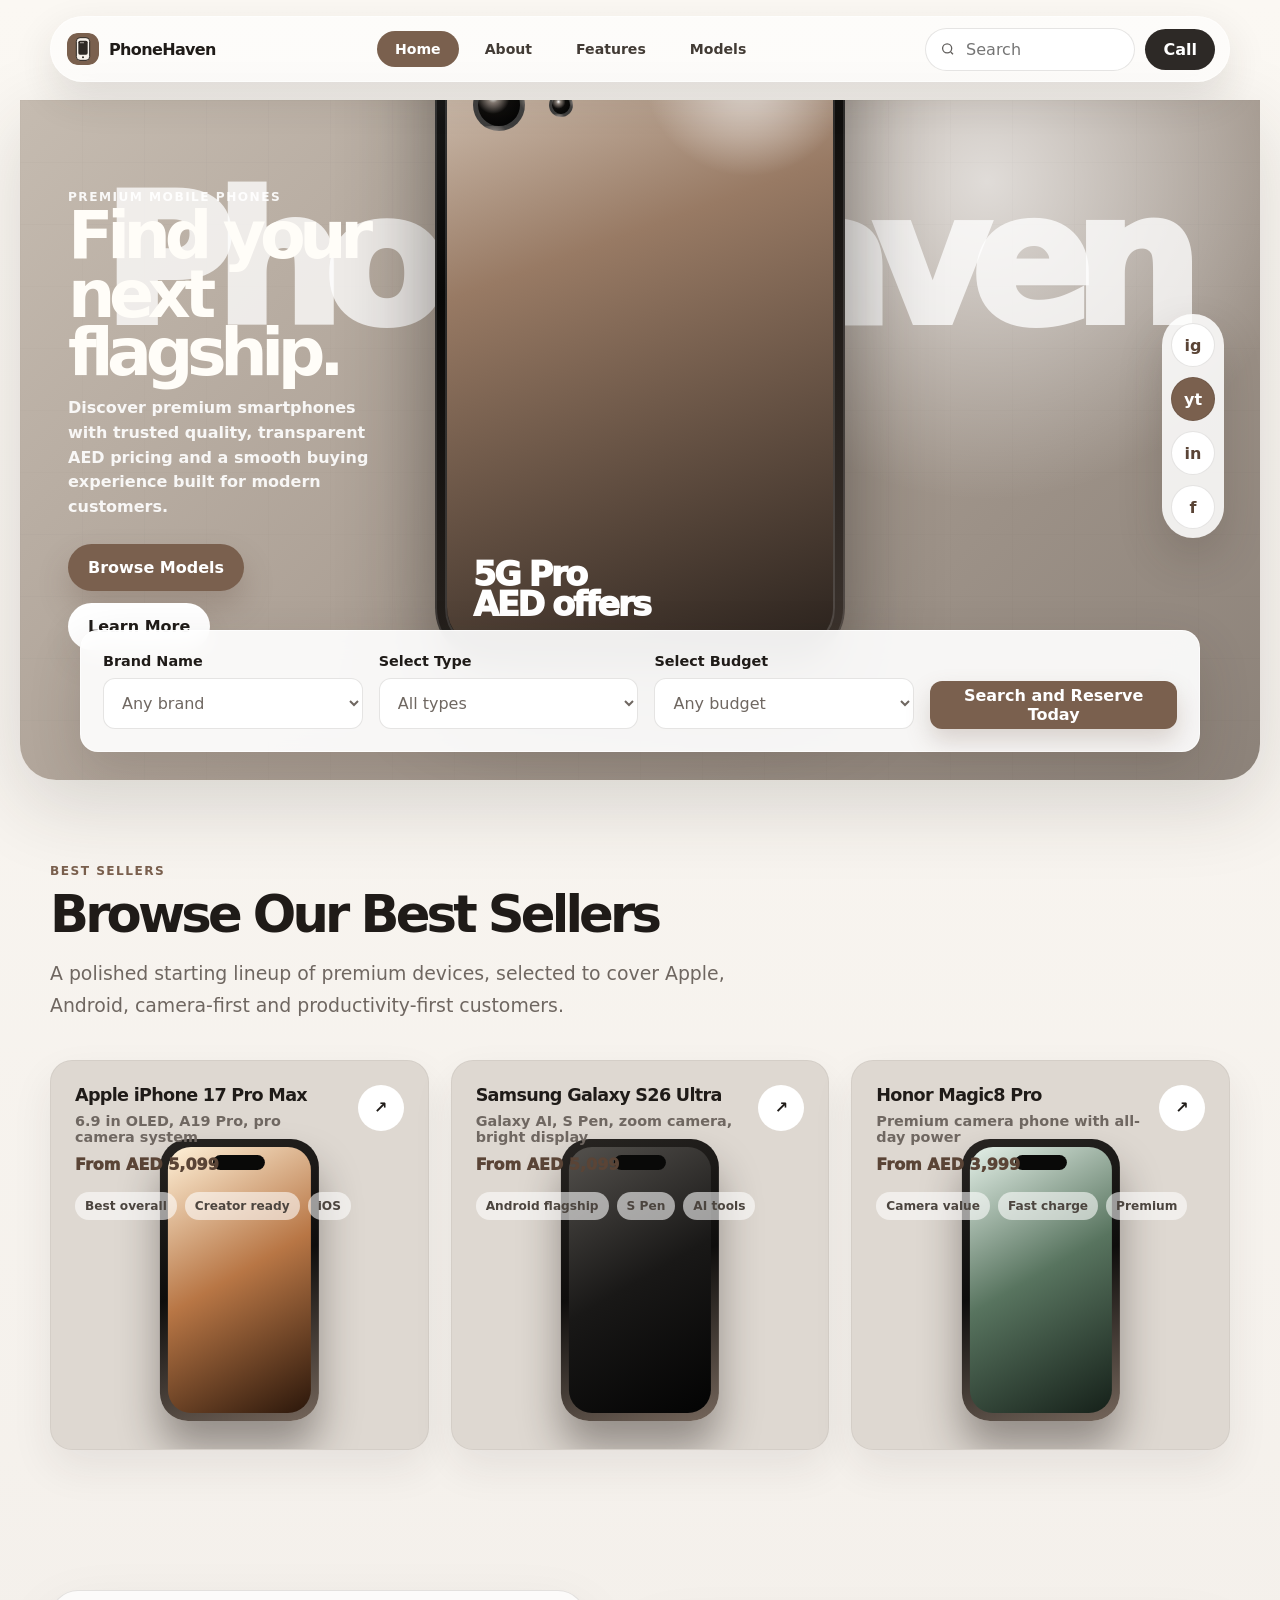
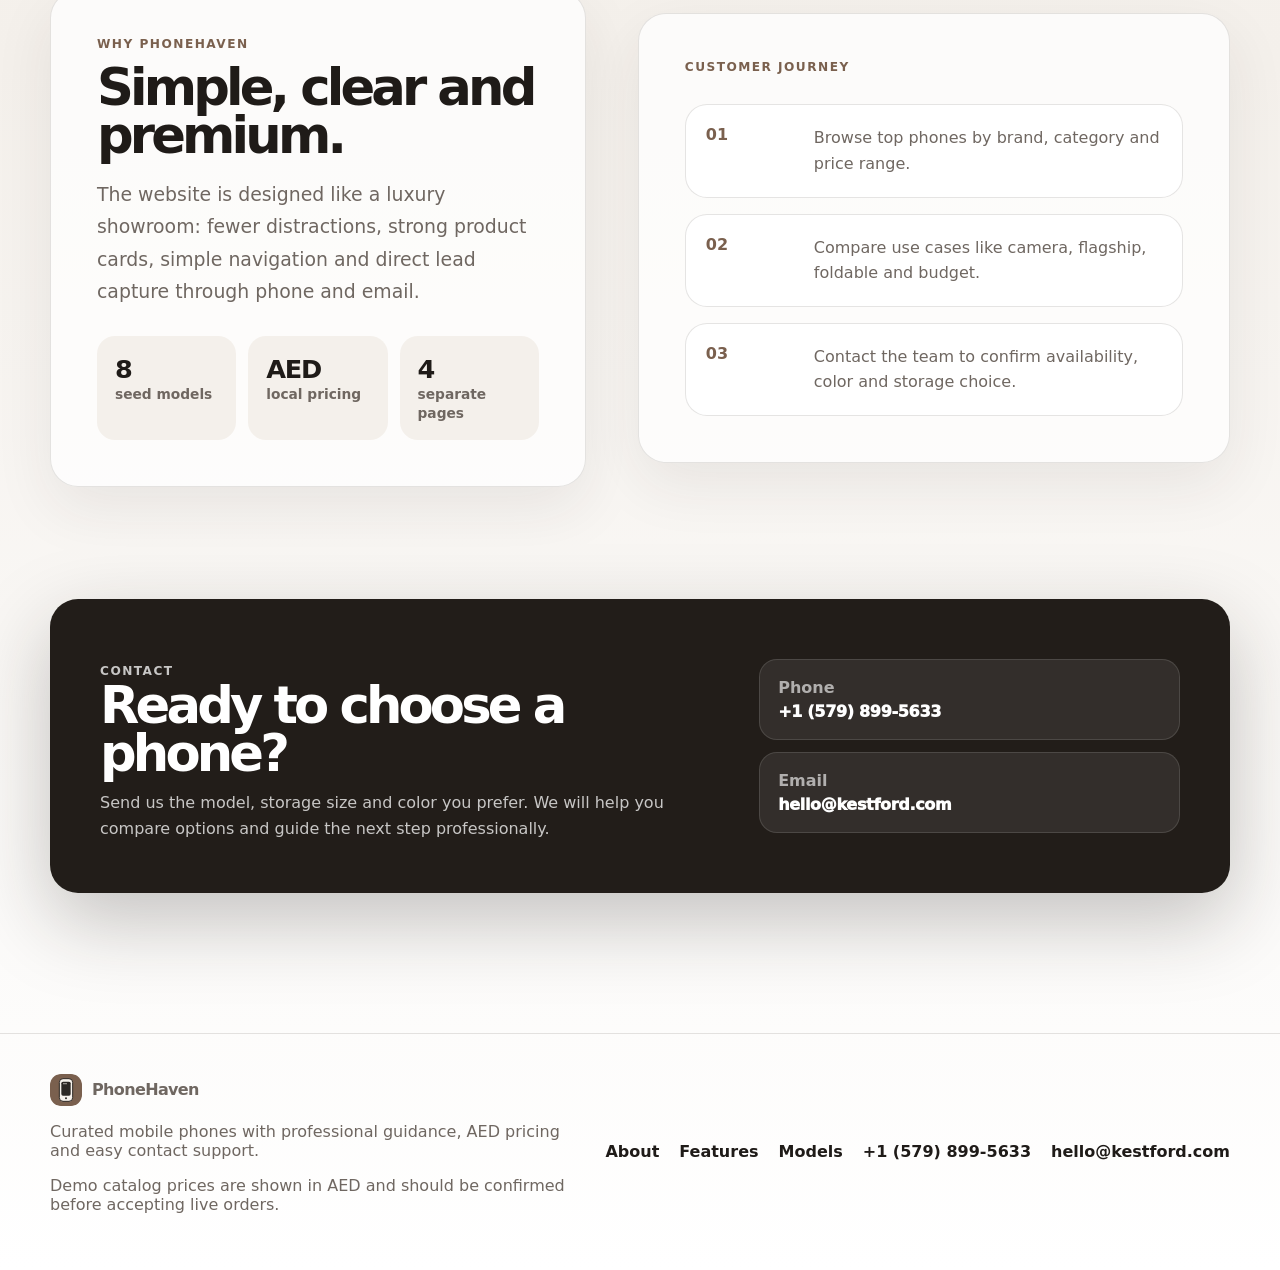
<file: index.html>
<!doctype html>
<html lang="en">
<head>
  <meta charset="utf-8">
  <meta name="viewport" content="width=device-width, initial-scale=1">
  <title>PhoneHaven | Premium Mobile Phones in AED</title>
  <meta name="description" content="A premium mobile phone showroom website with AED pricing and smooth separate pages.">
  <link rel="icon" href="assets/favicon.svg" type="image/svg+xml">
  <link rel="preconnect" href="https://fonts.gstatic.com">
  <link rel="stylesheet" href="css/styles.css">
</head>
<body>
<header class="site-header">
  <div class="nav-wrap">
    <a class="logo" href="index.html" aria-label="PhoneHaven home">
      <img src="assets/logo.svg" alt="PhoneHaven logo">
      <span>PhoneHaven</span>
    </a>
    <button class="nav-toggle" type="button" data-nav-toggle aria-expanded="false" aria-controls="primary-navigation">Menu</button>
    <nav class="nav-links" id="primary-navigation" data-nav-links aria-label="Primary navigation">
      <a class="nav-link active" href="index.html">Home</a>
<a class="nav-link " href="about.html">About</a>
<a class="nav-link " href="features.html">Features</a>
<a class="nav-link " href="models.html">Models</a>
    </nav>
    <div class="header-actions">
      <form class="header-search" data-header-search role="search">
        <svg aria-hidden="true" viewBox="0 0 24 24" fill="none" stroke="currentColor" stroke-width="2"><circle cx="11" cy="11" r="7"/><path d="m20 20-3.5-3.5"/></svg>
        <input type="search" name="q" placeholder="Search" aria-label="Search phones">
      </form>
      <a class="header-cta" href="tel:+15798995633">Call</a>
    </div>
  </div>
</header>
<main>
  <section class="hero-shell" aria-labelledby="home-title">
    <div class="hero-inner">
      <p class="hero-word" aria-hidden="true">PhoneHaven</p>
      <div class="hero-copy">
        <p class="eyebrow">Premium mobile phones</p>
        <h1 id="home-title">Find your next flagship.</h1>
        <p>Discover premium smartphones with trusted quality, transparent AED pricing and a smooth buying experience built for modern customers.</p>
        <div class="hero-actions">
          <a class="btn btn-primary" href="models.html">Browse Models</a>
          <a class="btn btn-soft" href="about.html">Learn More</a>
        </div>
      </div>
      <div class="hero-phone" aria-hidden="true">
        <div class="hero-screen">
          <div class="phone-camera-stack">
            <span class="lens"></span><span class="lens"></span><span class="lens"></span><span class="lens small"></span>
          </div>
        </div>
      </div>
      <div class="social-rail" aria-label="Social links">
  <a href="https://instagram.com" aria-label="Instagram">ig</a>
  <a class="featured" href="https://youtube.com" aria-label="YouTube">yt</a>
  <a href="https://linkedin.com" aria-label="LinkedIn">in</a>
  <a href="https://facebook.com" aria-label="Facebook">f</a>
</div>
      <div class="finder-panel">
        <form class="finder-form" data-finder>
          <div class="form-field">
            <label for="brand">Brand Name</label>
            <select id="brand" name="brand">
              <option value="all">Any brand</option>
              <option value="apple">Apple</option>
              <option value="samsung">Samsung</option>
              <option value="honor">Honor</option>
              <option value="motorola">Motorola</option>
              <option value="nothing">Nothing</option>
            </select>
          </div>
          <div class="form-field">
            <label for="type">Select Type</label>
            <select id="type" name="category">
              <option value="all">All types</option>
              <option value="flagship">Flagship</option>
              <option value="camera">Camera</option>
              <option value="foldable">Foldable</option>
              <option value="everyday">Everyday</option>
              <option value="budget">Budget</option>
            </select>
          </div>
          <div class="form-field">
            <label for="budget">Select Budget</label>
            <select id="budget" name="budget">
              <option value="all">Any budget</option>
              <option value="under-2000">Under AED 2,000</option>
              <option value="2000-4000">AED 2,000 - 4,000</option>
              <option value="4000-plus">AED 4,000+</option>
            </select>
          </div>
          <button class="form-submit" type="submit">Search and Reserve Today</button>
        </form>
      </div>
    </div>
  </section>

  <section class="section">
    <div class="container">
      <p class="eyebrow reveal">Best sellers</p>
      <h2 class="section-title reveal">Browse Our Best Sellers</h2>
      <p class="section-copy reveal">A polished starting lineup of premium devices, selected to cover Apple, Android, camera-first and productivity-first customers.</p>
      <div class="bestseller-grid reveal"><article class="product-card orange" data-model-card data-brand="apple" data-category="flagship" data-price="5099" data-search="apple iphone 17 pro max flagship ios creator camera video 5099">
  <div class="product-top">
    <div>
      <h3 class="product-title">Apple iPhone 17 Pro Max</h3>
      <p class="product-meta">6.9 in OLED, A19 Pro, pro camera system</p>
      <p class="product-price">From AED 5,099</p>
    </div>
    <a class="arrow-pill" href="models.html" aria-label="View model">&#8599;</a>
  </div>
  <div class="product-tags"><span class="tag">Best overall</span><span class="tag">Creator ready</span><span class="tag">iOS</span></div>
  <div class="card-phone" aria-hidden="true"><div class="mini-screen"></div></div>
</article>
<article class="product-card black" data-model-card data-brand="samsung" data-category="flagship" data-price="5099" data-search="samsung galaxy s26 ultra flagship android ai s pen zoom camera 5099">
  <div class="product-top">
    <div>
      <h3 class="product-title">Samsung Galaxy S26 Ultra</h3>
      <p class="product-meta">Galaxy AI, S Pen, zoom camera, bright display</p>
      <p class="product-price">From AED 5,099</p>
    </div>
    <a class="arrow-pill" href="models.html" aria-label="View model">&#8599;</a>
  </div>
  <div class="product-tags"><span class="tag">Android flagship</span><span class="tag">S Pen</span><span class="tag">AI tools</span></div>
  <div class="card-phone" aria-hidden="true"><div class="mini-screen"></div></div>
</article>
<article class="product-card green" data-model-card data-brand="honor" data-category="camera" data-price="3999" data-search="honor magic8 pro camera flagship value fast charge 3999">
  <div class="product-top">
    <div>
      <h3 class="product-title">Honor Magic8 Pro</h3>
      <p class="product-meta">Premium camera phone with all-day power</p>
      <p class="product-price">From AED 3,999</p>
    </div>
    <a class="arrow-pill" href="models.html" aria-label="View model">&#8599;</a>
  </div>
  <div class="product-tags"><span class="tag">Camera value</span><span class="tag">Fast charge</span><span class="tag">Premium</span></div>
  <div class="card-phone" aria-hidden="true"><div class="mini-screen"></div></div>
</article></div>
    </div>
  </section>

  <section class="section compact">
    <div class="container split">
      <div class="panel reveal">
        <p class="eyebrow">Why PhoneHaven</p>
        <h2 class="section-title">Simple, clear and premium.</h2>
        <p class="section-copy">The website is designed like a luxury showroom: fewer distractions, strong product cards, simple navigation and direct lead capture through phone and email.</p>
        <div class="stat-row">
          <div class="stat"><strong>8</strong><span>seed models</span></div>
          <div class="stat"><strong>AED</strong><span>local pricing</span></div>
          <div class="stat"><strong>4</strong><span>separate pages</span></div>
        </div>
      </div>
      <div class="panel reveal">
        <p class="eyebrow">Customer journey</p>
        <div class="timeline">
          <div class="timeline-item"><strong>01</strong><p>Browse top phones by brand, category and price range.</p></div>
          <div class="timeline-item"><strong>02</strong><p>Compare use cases like camera, flagship, foldable and budget.</p></div>
          <div class="timeline-item"><strong>03</strong><p>Contact the team to confirm availability, color and storage choice.</p></div>
        </div>
      </div>
    </div>
  </section>
  <section class="section compact">
  <div class="container">
    <div class="contact-strip reveal">
      <div>
        <p class="eyebrow">Contact</p>
        <h2 class="section-title">Ready to choose a phone?</h2>
        <p>Send us the model, storage size and color you prefer. We will help you compare options and guide the next step professionally.</p>
      </div>
      <div class="contact-methods">
        <div class="contact-method"><span>Phone</span><a href="tel:+15798995633">+1 (579) 899-5633</a></div>
        <div class="contact-method"><span>Email</span><a href="mailto:hello@kestford.com">hello@kestford.com</a></div>
      </div>
    </div>
  </div>
</section>
</main>
<footer class="site-footer">
  <div class="container footer-grid">
    <div>
      <a class="logo" href="index.html"><img src="assets/logo.svg" alt=""><span>PhoneHaven</span></a>
      <p>Curated mobile phones with professional guidance, AED pricing and easy contact support.</p>
      <p class="small-note">Demo catalog prices are shown in AED and should be confirmed before accepting live orders.</p>
    </div>
    <div class="footer-links">
      <a href="about.html">About</a>
      <a href="features.html">Features</a>
      <a href="models.html">Models</a>
      <a href="tel:+15798995633">+1 (579) 899-5633</a>
      <a href="mailto:hello@kestford.com">hello@kestford.com</a>
    </div>
  </div>
</footer>
<script src="js/app.js"></script>
</body>
</html>
</file>
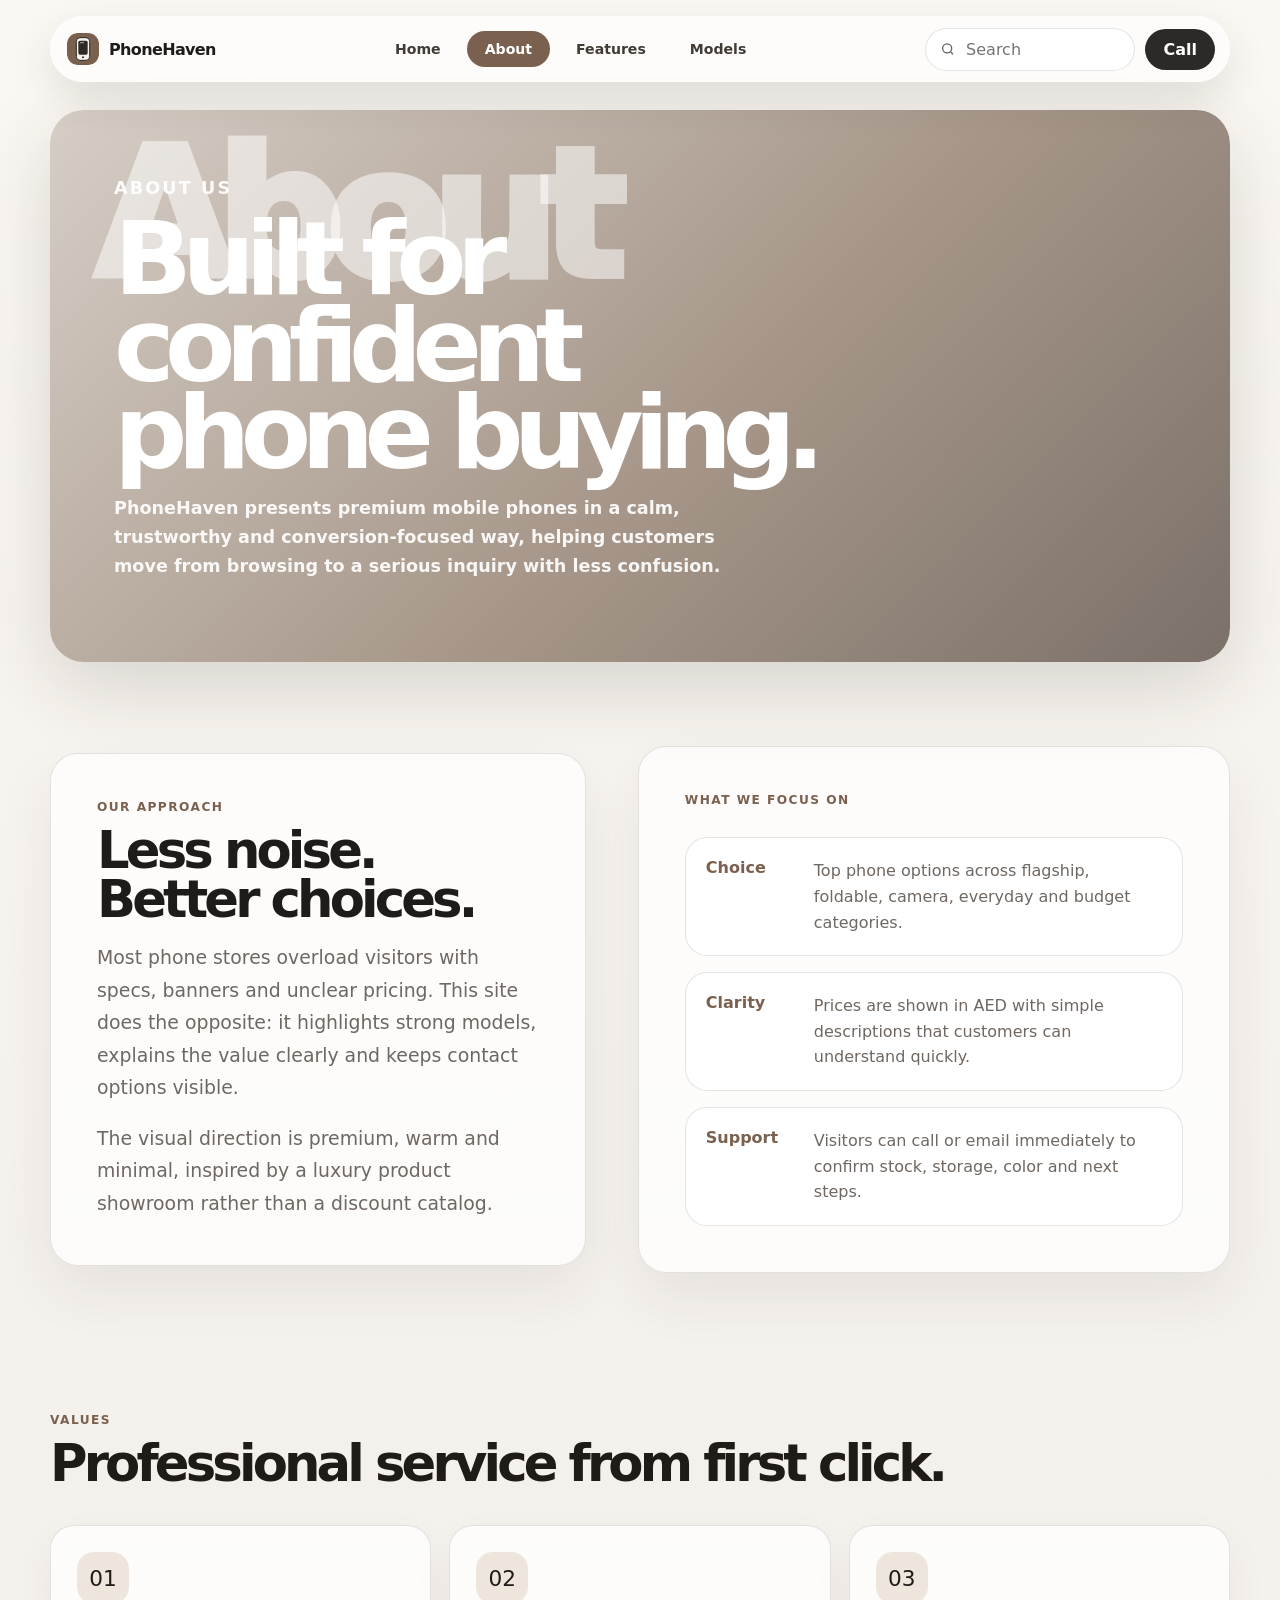
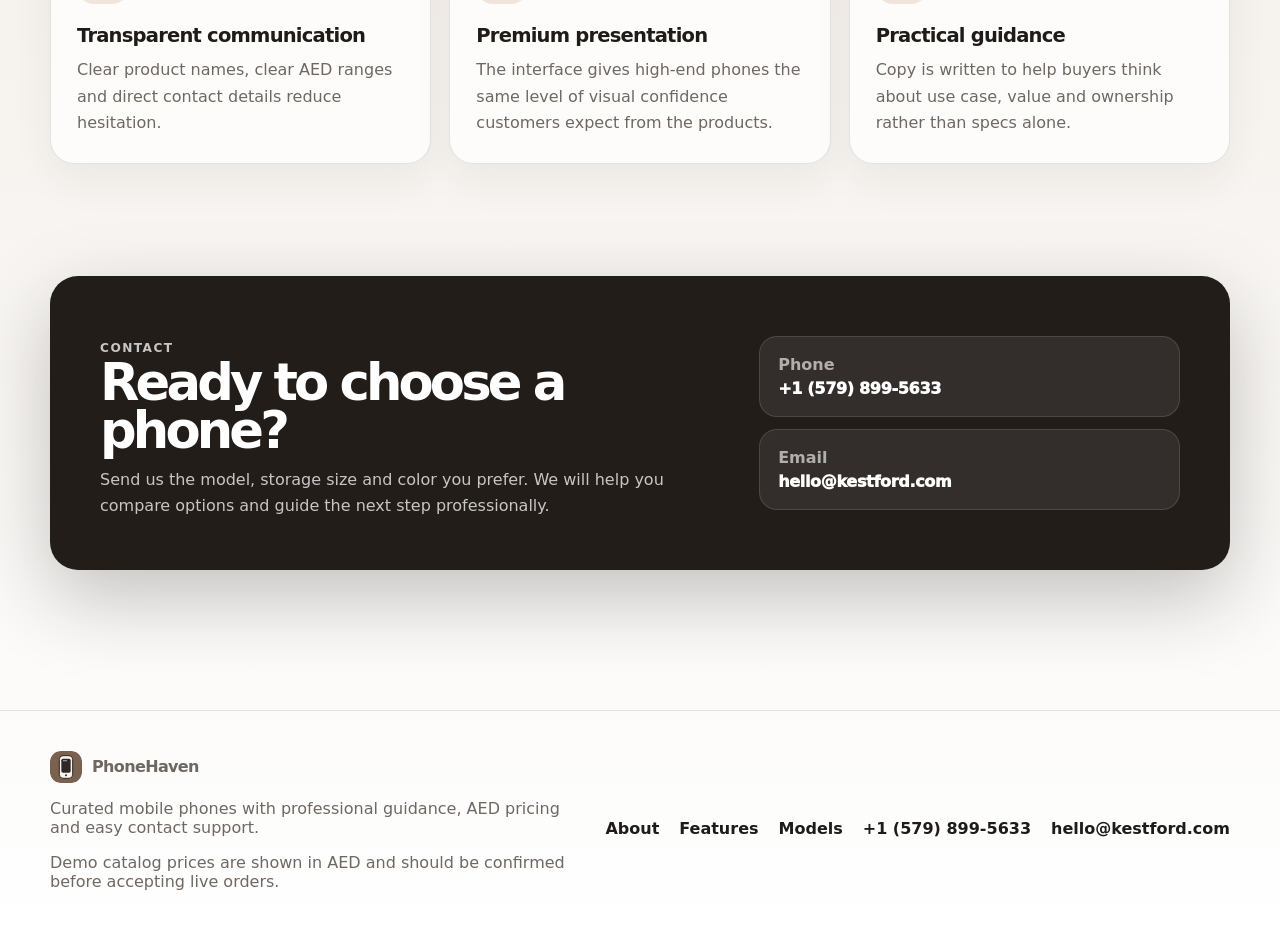
<file: about.html>
<!doctype html>
<html lang="en">
<head>
  <meta charset="utf-8">
  <meta name="viewport" content="width=device-width, initial-scale=1">
  <title>About PhoneHaven | Premium Smartphone Guidance</title>
  <meta name="description" content="Learn about PhoneHaven and its professional mobile phone buying experience.">
  <link rel="icon" href="assets/favicon.svg" type="image/svg+xml">
  <link rel="preconnect" href="https://fonts.gstatic.com">
  <link rel="stylesheet" href="css/styles.css">
</head>
<body>
<header class="site-header">
  <div class="nav-wrap">
    <a class="logo" href="index.html" aria-label="PhoneHaven home">
      <img src="assets/logo.svg" alt="PhoneHaven logo">
      <span>PhoneHaven</span>
    </a>
    <button class="nav-toggle" type="button" data-nav-toggle aria-expanded="false" aria-controls="primary-navigation">Menu</button>
    <nav class="nav-links" id="primary-navigation" data-nav-links aria-label="Primary navigation">
      <a class="nav-link " href="index.html">Home</a>
<a class="nav-link active" href="about.html">About</a>
<a class="nav-link " href="features.html">Features</a>
<a class="nav-link " href="models.html">Models</a>
    </nav>
    <div class="header-actions">
      <form class="header-search" data-header-search role="search">
        <svg aria-hidden="true" viewBox="0 0 24 24" fill="none" stroke="currentColor" stroke-width="2"><circle cx="11" cy="11" r="7"/><path d="m20 20-3.5-3.5"/></svg>
        <input type="search" name="q" placeholder="Search" aria-label="Search phones">
      </form>
      <a class="header-cta" href="tel:+15798995633">Call</a>
    </div>
  </div>
</header>
<main>
  <section class="page-hero" data-word="About">
    <div class="content">
      <p class="eyebrow">About us</p>
      <h1>Built for confident phone buying.</h1>
      <p>PhoneHaven presents premium mobile phones in a calm, trustworthy and conversion-focused way, helping customers move from browsing to a serious inquiry with less confusion.</p>
    </div>
  </section>

  <section class="section">
    <div class="container split">
      <div class="panel reveal">
        <p class="eyebrow">Our approach</p>
        <h2 class="section-title">Less noise. Better choices.</h2>
        <p class="section-copy">Most phone stores overload visitors with specs, banners and unclear pricing. This site does the opposite: it highlights strong models, explains the value clearly and keeps contact options visible.</p>
        <p class="section-copy">The visual direction is premium, warm and minimal, inspired by a luxury product showroom rather than a discount catalog.</p>
      </div>
      <div class="panel reveal">
        <p class="eyebrow">What we focus on</p>
        <div class="timeline">
          <div class="timeline-item"><strong>Choice</strong><p>Top phone options across flagship, foldable, camera, everyday and budget categories.</p></div>
          <div class="timeline-item"><strong>Clarity</strong><p>Prices are shown in AED with simple descriptions that customers can understand quickly.</p></div>
          <div class="timeline-item"><strong>Support</strong><p>Visitors can call or email immediately to confirm stock, storage, color and next steps.</p></div>
        </div>
      </div>
    </div>
  </section>

  <section class="section compact">
    <div class="container">
      <p class="eyebrow reveal">Values</p>
      <h2 class="section-title reveal">Professional service from first click.</h2>
      <div class="feature-grid reveal">
        <article class="feature-card"><div class="feature-icon">01</div><h3>Transparent communication</h3><p>Clear product names, clear AED ranges and direct contact details reduce hesitation.</p></article>
        <article class="feature-card"><div class="feature-icon">02</div><h3>Premium presentation</h3><p>The interface gives high-end phones the same level of visual confidence customers expect from the products.</p></article>
        <article class="feature-card"><div class="feature-icon">03</div><h3>Practical guidance</h3><p>Copy is written to help buyers think about use case, value and ownership rather than specs alone.</p></article>
      </div>
    </div>
  </section>
  <section class="section compact">
  <div class="container">
    <div class="contact-strip reveal">
      <div>
        <p class="eyebrow">Contact</p>
        <h2 class="section-title">Ready to choose a phone?</h2>
        <p>Send us the model, storage size and color you prefer. We will help you compare options and guide the next step professionally.</p>
      </div>
      <div class="contact-methods">
        <div class="contact-method"><span>Phone</span><a href="tel:+15798995633">+1 (579) 899-5633</a></div>
        <div class="contact-method"><span>Email</span><a href="mailto:hello@kestford.com">hello@kestford.com</a></div>
      </div>
    </div>
  </div>
</section>
</main>
<footer class="site-footer">
  <div class="container footer-grid">
    <div>
      <a class="logo" href="index.html"><img src="assets/logo.svg" alt=""><span>PhoneHaven</span></a>
      <p>Curated mobile phones with professional guidance, AED pricing and easy contact support.</p>
      <p class="small-note">Demo catalog prices are shown in AED and should be confirmed before accepting live orders.</p>
    </div>
    <div class="footer-links">
      <a href="about.html">About</a>
      <a href="features.html">Features</a>
      <a href="models.html">Models</a>
      <a href="tel:+15798995633">+1 (579) 899-5633</a>
      <a href="mailto:hello@kestford.com">hello@kestford.com</a>
    </div>
  </div>
</footer>
<script src="js/app.js"></script>
</body>
</html>
</file>
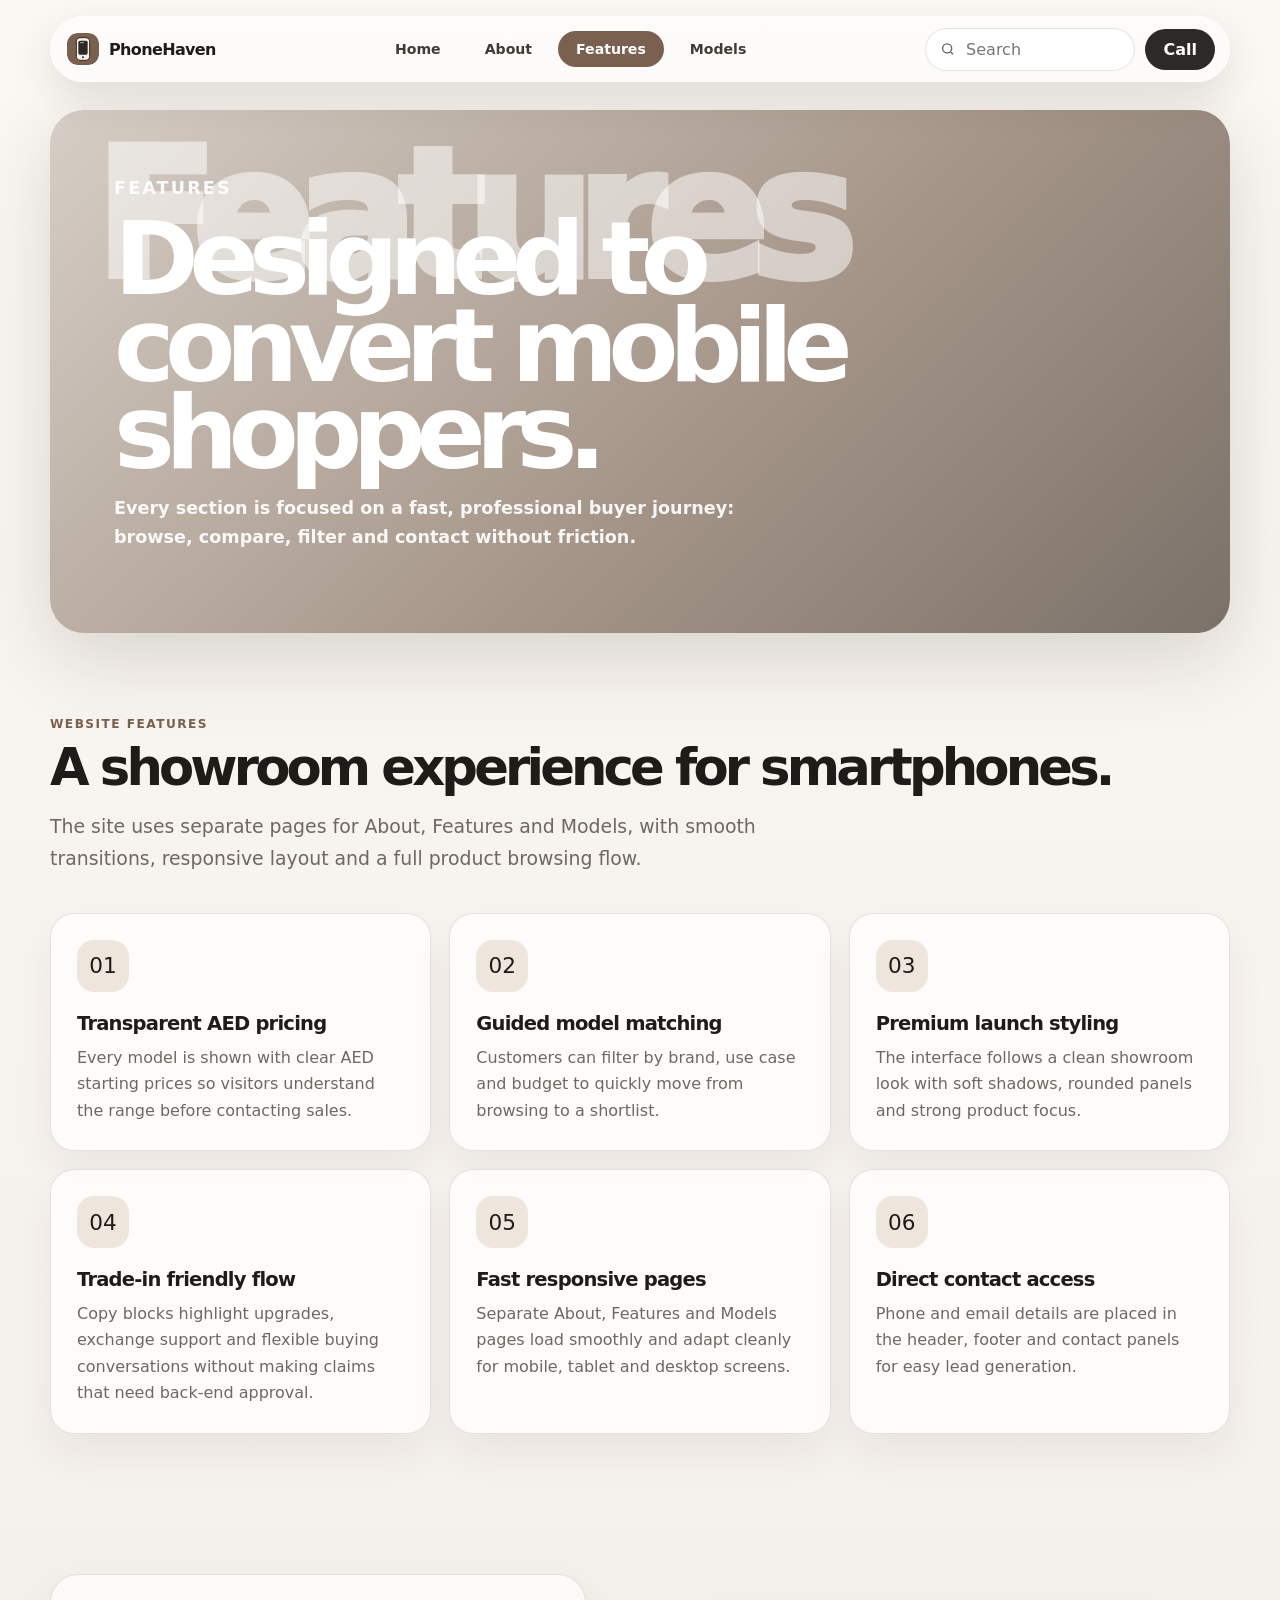
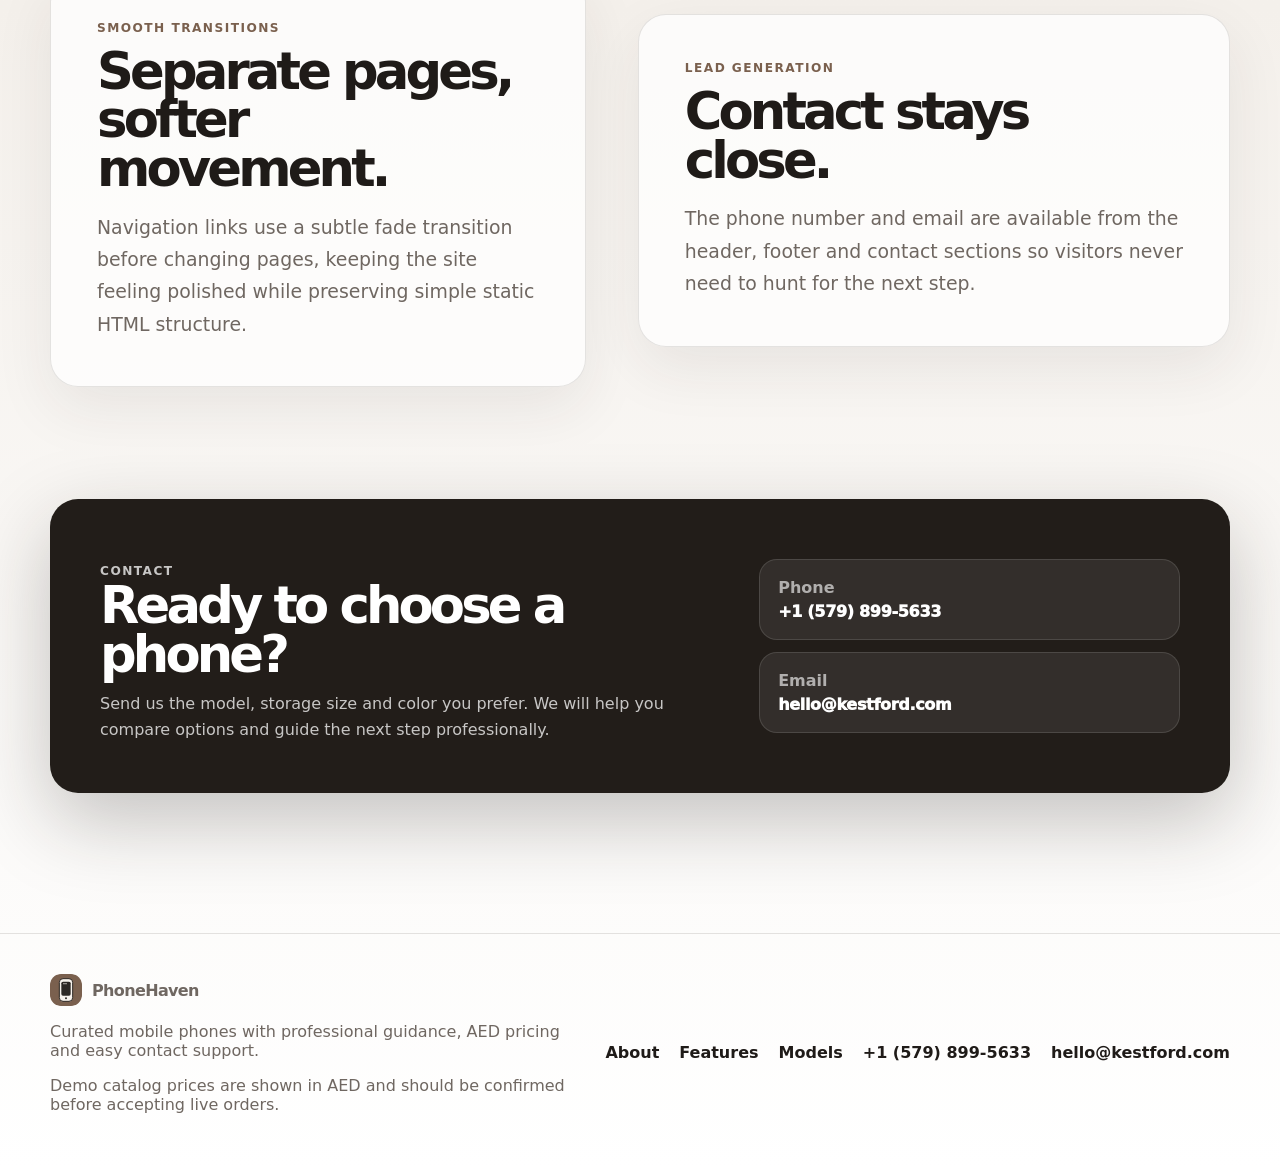
<file: features.html>
<!doctype html>
<html lang="en">
<head>
  <meta charset="utf-8">
  <meta name="viewport" content="width=device-width, initial-scale=1">
  <title>Features | PhoneHaven Website Experience</title>
  <meta name="description" content="Explore the main features of the PhoneHaven mobile phone website.">
  <link rel="icon" href="assets/favicon.svg" type="image/svg+xml">
  <link rel="preconnect" href="https://fonts.gstatic.com">
  <link rel="stylesheet" href="css/styles.css">
</head>
<body>
<header class="site-header">
  <div class="nav-wrap">
    <a class="logo" href="index.html" aria-label="PhoneHaven home">
      <img src="assets/logo.svg" alt="PhoneHaven logo">
      <span>PhoneHaven</span>
    </a>
    <button class="nav-toggle" type="button" data-nav-toggle aria-expanded="false" aria-controls="primary-navigation">Menu</button>
    <nav class="nav-links" id="primary-navigation" data-nav-links aria-label="Primary navigation">
      <a class="nav-link " href="index.html">Home</a>
<a class="nav-link " href="about.html">About</a>
<a class="nav-link active" href="features.html">Features</a>
<a class="nav-link " href="models.html">Models</a>
    </nav>
    <div class="header-actions">
      <form class="header-search" data-header-search role="search">
        <svg aria-hidden="true" viewBox="0 0 24 24" fill="none" stroke="currentColor" stroke-width="2"><circle cx="11" cy="11" r="7"/><path d="m20 20-3.5-3.5"/></svg>
        <input type="search" name="q" placeholder="Search" aria-label="Search phones">
      </form>
      <a class="header-cta" href="tel:+15798995633">Call</a>
    </div>
  </div>
</header>
<main>
  <section class="page-hero" data-word="Features">
    <div class="content">
      <p class="eyebrow">Features</p>
      <h1>Designed to convert mobile shoppers.</h1>
      <p>Every section is focused on a fast, professional buyer journey: browse, compare, filter and contact without friction.</p>
    </div>
  </section>

  <section class="section">
    <div class="container">
      <p class="eyebrow reveal">Website features</p>
      <h2 class="section-title reveal">A showroom experience for smartphones.</h2>
      <p class="section-copy reveal">The site uses separate pages for About, Features and Models, with smooth transitions, responsive layout and a full product browsing flow.</p>
      <div class="feature-grid reveal"><article class="feature-card"><div class="feature-icon">01</div><h3>Transparent AED pricing</h3><p>Every model is shown with clear AED starting prices so visitors understand the range before contacting sales.</p></article>
<article class="feature-card"><div class="feature-icon">02</div><h3>Guided model matching</h3><p>Customers can filter by brand, use case and budget to quickly move from browsing to a shortlist.</p></article>
<article class="feature-card"><div class="feature-icon">03</div><h3>Premium launch styling</h3><p>The interface follows a clean showroom look with soft shadows, rounded panels and strong product focus.</p></article>
<article class="feature-card"><div class="feature-icon">04</div><h3>Trade-in friendly flow</h3><p>Copy blocks highlight upgrades, exchange support and flexible buying conversations without making claims that need back-end approval.</p></article>
<article class="feature-card"><div class="feature-icon">05</div><h3>Fast responsive pages</h3><p>Separate About, Features and Models pages load smoothly and adapt cleanly for mobile, tablet and desktop screens.</p></article>
<article class="feature-card"><div class="feature-icon">06</div><h3>Direct contact access</h3><p>Phone and email details are placed in the header, footer and contact panels for easy lead generation.</p></article></div>
    </div>
  </section>

  <section class="section compact">
    <div class="container split">
      <div class="panel reveal">
        <p class="eyebrow">Smooth transitions</p>
        <h2 class="section-title">Separate pages, softer movement.</h2>
        <p class="section-copy">Navigation links use a subtle fade transition before changing pages, keeping the site feeling polished while preserving simple static HTML structure.</p>
      </div>
      <div class="panel reveal">
        <p class="eyebrow">Lead generation</p>
        <h2 class="section-title">Contact stays close.</h2>
        <p class="section-copy">The phone number and email are available from the header, footer and contact sections so visitors never need to hunt for the next step.</p>
      </div>
    </div>
  </section>
  <section class="section compact">
  <div class="container">
    <div class="contact-strip reveal">
      <div>
        <p class="eyebrow">Contact</p>
        <h2 class="section-title">Ready to choose a phone?</h2>
        <p>Send us the model, storage size and color you prefer. We will help you compare options and guide the next step professionally.</p>
      </div>
      <div class="contact-methods">
        <div class="contact-method"><span>Phone</span><a href="tel:+15798995633">+1 (579) 899-5633</a></div>
        <div class="contact-method"><span>Email</span><a href="mailto:hello@kestford.com">hello@kestford.com</a></div>
      </div>
    </div>
  </div>
</section>
</main>
<footer class="site-footer">
  <div class="container footer-grid">
    <div>
      <a class="logo" href="index.html"><img src="assets/logo.svg" alt=""><span>PhoneHaven</span></a>
      <p>Curated mobile phones with professional guidance, AED pricing and easy contact support.</p>
      <p class="small-note">Demo catalog prices are shown in AED and should be confirmed before accepting live orders.</p>
    </div>
    <div class="footer-links">
      <a href="about.html">About</a>
      <a href="features.html">Features</a>
      <a href="models.html">Models</a>
      <a href="tel:+15798995633">+1 (579) 899-5633</a>
      <a href="mailto:hello@kestford.com">hello@kestford.com</a>
    </div>
  </div>
</footer>
<script src="js/app.js"></script>
</body>
</html>
</file>
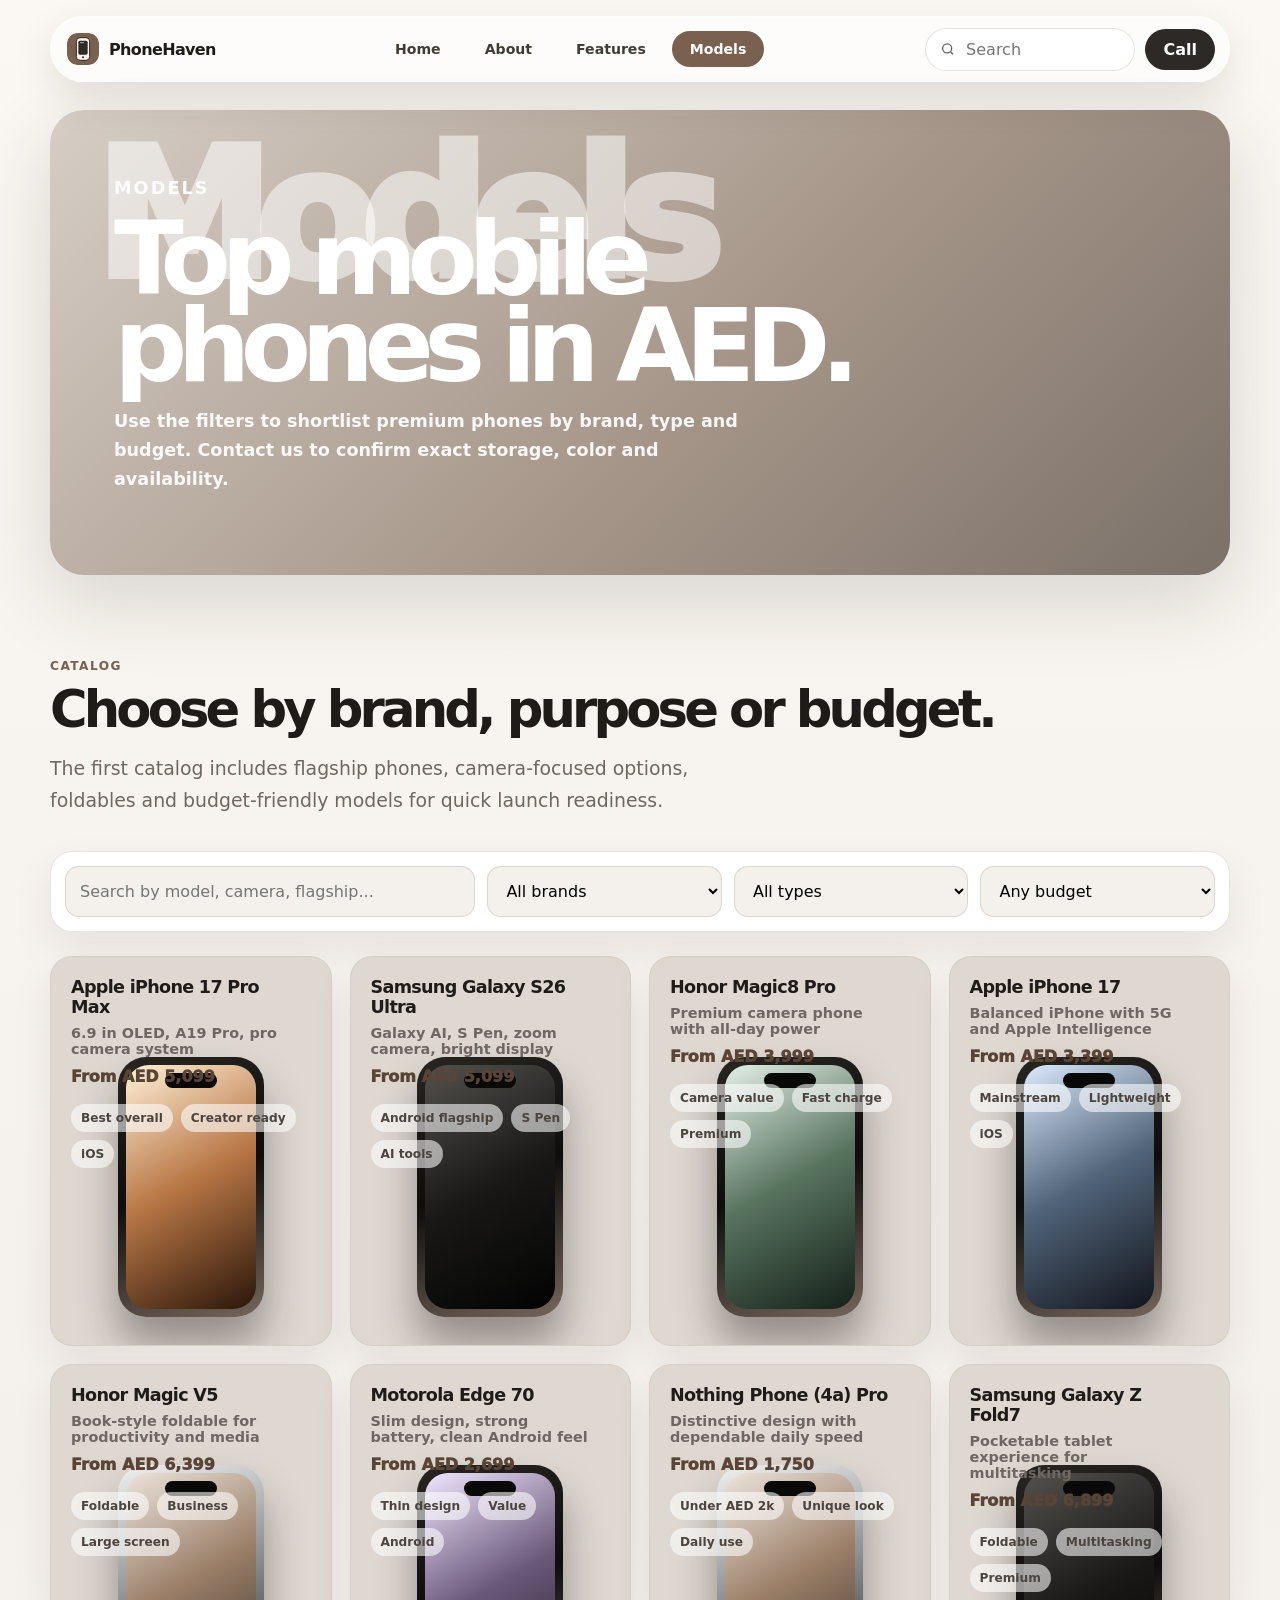
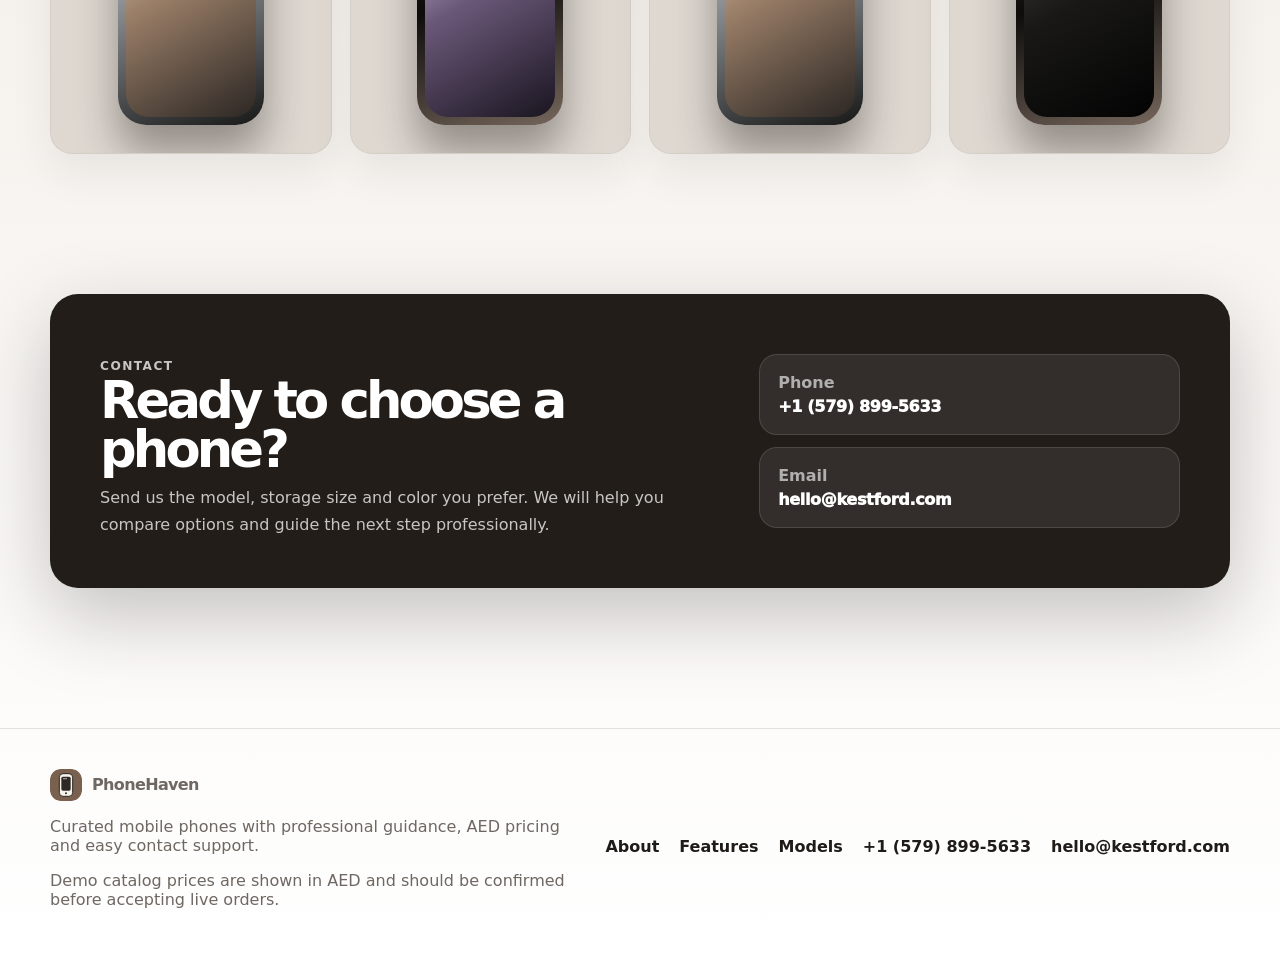
<file: models.html>
<!doctype html>
<html lang="en">
<head>
  <meta charset="utf-8">
  <meta name="viewport" content="width=device-width, initial-scale=1">
  <title>Models | PhoneHaven AED Smartphone Catalog</title>
  <meta name="description" content="Browse premium mobile phone models with AED prices and filters.">
  <link rel="icon" href="assets/favicon.svg" type="image/svg+xml">
  <link rel="preconnect" href="https://fonts.gstatic.com">
  <link rel="stylesheet" href="css/styles.css">
</head>
<body>
<header class="site-header">
  <div class="nav-wrap">
    <a class="logo" href="index.html" aria-label="PhoneHaven home">
      <img src="assets/logo.svg" alt="PhoneHaven logo">
      <span>PhoneHaven</span>
    </a>
    <button class="nav-toggle" type="button" data-nav-toggle aria-expanded="false" aria-controls="primary-navigation">Menu</button>
    <nav class="nav-links" id="primary-navigation" data-nav-links aria-label="Primary navigation">
      <a class="nav-link " href="index.html">Home</a>
<a class="nav-link " href="about.html">About</a>
<a class="nav-link " href="features.html">Features</a>
<a class="nav-link active" href="models.html">Models</a>
    </nav>
    <div class="header-actions">
      <form class="header-search" data-header-search role="search">
        <svg aria-hidden="true" viewBox="0 0 24 24" fill="none" stroke="currentColor" stroke-width="2"><circle cx="11" cy="11" r="7"/><path d="m20 20-3.5-3.5"/></svg>
        <input type="search" name="q" placeholder="Search" aria-label="Search phones">
      </form>
      <a class="header-cta" href="tel:+15798995633">Call</a>
    </div>
  </div>
</header>
<main>
  <section class="page-hero" data-word="Models">
    <div class="content">
      <p class="eyebrow">Models</p>
      <h1>Top mobile phones in AED.</h1>
      <p>Use the filters to shortlist premium phones by brand, type and budget. Contact us to confirm exact storage, color and availability.</p>
    </div>
  </section>

  <section class="section">
    <div class="container">
      <p class="eyebrow reveal">Catalog</p>
      <h2 class="section-title reveal">Choose by brand, purpose or budget.</h2>
      <p class="section-copy reveal">The first catalog includes flagship phones, camera-focused options, foldables and budget-friendly models for quick launch readiness.</p>
      <div class="model-toolbar reveal" aria-label="Model filters">
        <input type="search" data-model-search placeholder="Search by model, camera, flagship..." aria-label="Search models">
        <select data-model-brand aria-label="Filter by brand">
          <option value="all">All brands</option>
          <option value="apple">Apple</option>
          <option value="samsung">Samsung</option>
          <option value="honor">Honor</option>
          <option value="motorola">Motorola</option>
          <option value="nothing">Nothing</option>
        </select>
        <select data-model-category aria-label="Filter by category">
          <option value="all">All types</option>
          <option value="flagship">Flagship</option>
          <option value="camera">Camera</option>
          <option value="foldable">Foldable</option>
          <option value="everyday">Everyday</option>
          <option value="budget">Budget</option>
        </select>
        <select data-model-budget aria-label="Filter by budget">
          <option value="all">Any budget</option>
          <option value="under-2000">Under AED 2,000</option>
          <option value="2000-4000">AED 2,000 - 4,000</option>
          <option value="4000-plus">AED 4,000+</option>
        </select>
      </div>
      <div class="model-grid reveal" data-model-grid><article class="product-card orange" data-model-card data-brand="apple" data-category="flagship" data-price="5099" data-search="apple iphone 17 pro max flagship ios creator camera video 5099">
  <div class="product-top">
    <div>
      <h3 class="product-title">Apple iPhone 17 Pro Max</h3>
      <p class="product-meta">6.9 in OLED, A19 Pro, pro camera system</p>
      <p class="product-price">From AED 5,099</p>
    </div>
    <span></span>
  </div>
  <div class="product-tags"><span class="tag">Best overall</span><span class="tag">Creator ready</span><span class="tag">iOS</span></div>
  <div class="card-phone" aria-hidden="true"><div class="mini-screen"></div></div>
</article>
<article class="product-card black" data-model-card data-brand="samsung" data-category="flagship" data-price="5099" data-search="samsung galaxy s26 ultra flagship android ai s pen zoom camera 5099">
  <div class="product-top">
    <div>
      <h3 class="product-title">Samsung Galaxy S26 Ultra</h3>
      <p class="product-meta">Galaxy AI, S Pen, zoom camera, bright display</p>
      <p class="product-price">From AED 5,099</p>
    </div>
    <span></span>
  </div>
  <div class="product-tags"><span class="tag">Android flagship</span><span class="tag">S Pen</span><span class="tag">AI tools</span></div>
  <div class="card-phone" aria-hidden="true"><div class="mini-screen"></div></div>
</article>
<article class="product-card green" data-model-card data-brand="honor" data-category="camera" data-price="3999" data-search="honor magic8 pro camera flagship value fast charge 3999">
  <div class="product-top">
    <div>
      <h3 class="product-title">Honor Magic8 Pro</h3>
      <p class="product-meta">Premium camera phone with all-day power</p>
      <p class="product-price">From AED 3,999</p>
    </div>
    <span></span>
  </div>
  <div class="product-tags"><span class="tag">Camera value</span><span class="tag">Fast charge</span><span class="tag">Premium</span></div>
  <div class="card-phone" aria-hidden="true"><div class="mini-screen"></div></div>
</article>
<article class="product-card blue" data-model-card data-brand="apple" data-category="everyday" data-price="3399" data-search="apple iphone 17 everyday ios apple intelligence 3399">
  <div class="product-top">
    <div>
      <h3 class="product-title">Apple iPhone 17</h3>
      <p class="product-meta">Balanced iPhone with 5G and Apple Intelligence</p>
      <p class="product-price">From AED 3,399</p>
    </div>
    <span></span>
  </div>
  <div class="product-tags"><span class="tag">Mainstream</span><span class="tag">Lightweight</span><span class="tag">iOS</span></div>
  <div class="card-phone" aria-hidden="true"><div class="mini-screen"></div></div>
</article>
<article class="product-card silver" data-model-card data-brand="honor" data-category="foldable" data-price="6399" data-search="honor magic v5 foldable business large screen productivity 6399">
  <div class="product-top">
    <div>
      <h3 class="product-title">Honor Magic V5</h3>
      <p class="product-meta">Book-style foldable for productivity and media</p>
      <p class="product-price">From AED 6,399</p>
    </div>
    <span></span>
  </div>
  <div class="product-tags"><span class="tag">Foldable</span><span class="tag">Business</span><span class="tag">Large screen</span></div>
  <div class="card-phone" aria-hidden="true"><div class="mini-screen"></div></div>
</article>
<article class="product-card purple" data-model-card data-brand="motorola" data-category="everyday" data-price="2699" data-search="motorola edge 70 slim thin phone budget everyday android 2699">
  <div class="product-top">
    <div>
      <h3 class="product-title">Motorola Edge 70</h3>
      <p class="product-meta">Slim design, strong battery, clean Android feel</p>
      <p class="product-price">From AED 2,699</p>
    </div>
    <span></span>
  </div>
  <div class="product-tags"><span class="tag">Thin design</span><span class="tag">Value</span><span class="tag">Android</span></div>
  <div class="card-phone" aria-hidden="true"><div class="mini-screen"></div></div>
</article>
<article class="product-card silver" data-model-card data-brand="nothing" data-category="budget" data-price="1750" data-search="nothing phone 4a pro budget under 2000 daily unique design 1750">
  <div class="product-top">
    <div>
      <h3 class="product-title">Nothing Phone (4a) Pro</h3>
      <p class="product-meta">Distinctive design with dependable daily speed</p>
      <p class="product-price">From AED 1,750</p>
    </div>
    <span></span>
  </div>
  <div class="product-tags"><span class="tag">Under AED 2k</span><span class="tag">Unique look</span><span class="tag">Daily use</span></div>
  <div class="card-phone" aria-hidden="true"><div class="mini-screen"></div></div>
</article>
<article class="product-card black" data-model-card data-brand="samsung" data-category="foldable" data-price="6899" data-search="samsung galaxy z fold7 foldable multitasking premium tablet 6899">
  <div class="product-top">
    <div>
      <h3 class="product-title">Samsung Galaxy Z Fold7</h3>
      <p class="product-meta">Pocketable tablet experience for multitasking</p>
      <p class="product-price">From AED 6,899</p>
    </div>
    <span></span>
  </div>
  <div class="product-tags"><span class="tag">Foldable</span><span class="tag">Multitasking</span><span class="tag">Premium</span></div>
  <div class="card-phone" aria-hidden="true"><div class="mini-screen"></div></div>
</article></div>
      <div class="no-results" data-no-results>No models match the selected filters. Try another brand, type or price range.</div>
    </div>
  </section>
  <section class="section compact">
  <div class="container">
    <div class="contact-strip reveal">
      <div>
        <p class="eyebrow">Contact</p>
        <h2 class="section-title">Ready to choose a phone?</h2>
        <p>Send us the model, storage size and color you prefer. We will help you compare options and guide the next step professionally.</p>
      </div>
      <div class="contact-methods">
        <div class="contact-method"><span>Phone</span><a href="tel:+15798995633">+1 (579) 899-5633</a></div>
        <div class="contact-method"><span>Email</span><a href="mailto:hello@kestford.com">hello@kestford.com</a></div>
      </div>
    </div>
  </div>
</section>
</main>
<footer class="site-footer">
  <div class="container footer-grid">
    <div>
      <a class="logo" href="index.html"><img src="assets/logo.svg" alt=""><span>PhoneHaven</span></a>
      <p>Curated mobile phones with professional guidance, AED pricing and easy contact support.</p>
      <p class="small-note">Demo catalog prices are shown in AED and should be confirmed before accepting live orders.</p>
    </div>
    <div class="footer-links">
      <a href="about.html">About</a>
      <a href="features.html">Features</a>
      <a href="models.html">Models</a>
      <a href="tel:+15798995633">+1 (579) 899-5633</a>
      <a href="mailto:hello@kestford.com">hello@kestford.com</a>
    </div>
  </div>
</footer>
<script src="js/app.js"></script>
</body>
</html>
</file>
<file: css/styles.css>
:root {
  --ink: #1f1b18;
  --muted: #6f6761;
  --soft: #f4f0eb;
  --paper: #fffaf4;
  --card: #ded8d1;
  --line: rgba(47, 38, 31, 0.12);
  --brand: #7a604e;
  --brand-dark: #5a4436;
  --brand-soft: #eee5dd;
  --white: #ffffff;
  --shadow: 0 24px 80px rgba(45, 36, 30, 0.16);
  --radius-lg: 28px;
  --radius-md: 18px;
  --ease: cubic-bezier(.19,1,.22,1);
}

* { box-sizing: border-box; }
html { scroll-behavior: smooth; }
body {
  margin: 0;
  font-family: Inter, ui-sans-serif, system-ui, -apple-system, BlinkMacSystemFont, "Segoe UI", sans-serif;
  color: var(--ink);
  background: linear-gradient(180deg, #fbf8f3 0%, #f4f0eb 58%, #ffffff 100%);
  min-height: 100vh;
  opacity: 0;
  animation: pageIn 520ms var(--ease) forwards;
}
body.page-exit { animation: pageOut 260ms ease forwards; }
body.menu-open { overflow: hidden; }

@keyframes pageIn { from { opacity: 0; transform: translateY(12px); } to { opacity: 1; transform: none; } }
@keyframes pageOut { to { opacity: 0; transform: translateY(8px); } }

img, svg { max-width: 100%; display: block; }
a { color: inherit; text-decoration: none; }
button, select, input { font: inherit; }
button { cursor: pointer; }

.container { width: min(1180px, calc(100% - 40px)); margin: 0 auto; }
.section { padding: 84px 0; }
.section.compact { padding: 56px 0; }
.eyebrow {
  margin: 0 0 12px;
  color: var(--brand);
  font-weight: 800;
  letter-spacing: .12em;
  text-transform: uppercase;
  font-size: .76rem;
}
.section-title {
  margin: 0;
  font-size: clamp(2rem, 4vw, 4.4rem);
  letter-spacing: -.075em;
  line-height: .95;
}
.section-copy {
  margin: 18px 0 0;
  color: var(--muted);
  font-size: clamp(1rem, 1.6vw, 1.18rem);
  line-height: 1.72;
  max-width: 720px;
}

.site-header {
  position: sticky;
  top: 16px;
  z-index: 30;
  width: min(1180px, calc(100% - 32px));
  margin: 16px auto 0;
  border: 1px solid rgba(255,255,255,.52);
  border-radius: 999px;
  background: rgba(255,255,255,.54);
  box-shadow: 0 16px 40px rgba(49, 40, 33, .12);
  backdrop-filter: blur(18px);
}
.nav-wrap {
  height: 64px;
  padding: 0 14px 0 16px;
  display: flex;
  align-items: center;
  gap: 18px;
}
.logo {
  display: flex;
  align-items: center;
  gap: 10px;
  font-weight: 900;
  letter-spacing: -.04em;
  white-space: nowrap;
}
.logo img { width: 32px; height: 32px; border-radius: 11px; }
.nav-toggle {
  display: none;
  border: 0;
  background: var(--brand);
  color: white;
  border-radius: 999px;
  padding: 10px 14px;
  margin-left: auto;
}
.nav-links {
  display: flex;
  align-items: center;
  justify-content: center;
  gap: 8px;
  flex: 1;
}
.nav-link {
  padding: 10px 18px;
  border-radius: 999px;
  color: #423b35;
  font-weight: 800;
  font-size: .88rem;
  transition: transform .25s var(--ease), color .25s, background .25s;
}
.nav-link:hover { transform: translateY(-2px); background: rgba(255,255,255,.6); }
.nav-link.active { background: var(--brand); color: white; }
.header-actions { display: flex; align-items: center; gap: 10px; }
.header-search {
  width: 210px;
  display: flex;
  align-items: center;
  gap: 8px;
  border-radius: 999px;
  background: white;
  border: 1px solid var(--line);
  padding: 10px 14px;
}
.header-search input {
  border: 0;
  outline: none;
  min-width: 0;
  width: 100%;
  background: transparent;
  color: var(--ink);
}
.header-search svg { width: 18px; height: 18px; opacity: .7; }
.header-cta {
  padding: 11px 18px;
  border-radius: 999px;
  background: #2d2926;
  color: white;
  font-weight: 900;
  border: 0;
  display: inline-flex;
  align-items: center;
  gap: 8px;
}

.hero-shell {
  width: min(1240px, calc(100% - 24px));
  margin: 18px auto 0;
  border-radius: 0 0 36px 36px;
  min-height: 680px;
  position: relative;
  overflow: hidden;
  background:
    radial-gradient(circle at 78% 12%, rgba(255,255,255,.65), transparent 28%),
    linear-gradient(135deg, #c5bbb0 0%, #aca095 45%, #8c8279 100%);
  box-shadow: var(--shadow);
}
.hero-shell::before {
  content: "";
  position: absolute;
  inset: 0;
  background:
    linear-gradient(90deg, rgba(34,27,24,.08) 1px, transparent 1px),
    linear-gradient(180deg, rgba(34,27,24,.08) 1px, transparent 1px);
  background-size: 62px 62px;
  opacity: .16;
}
.hero-inner {
  position: relative;
  min-height: 680px;
  display: grid;
  grid-template-columns: minmax(0, 1fr);
  align-items: end;
  padding: 52px 48px 108px;
}
.hero-word {
  position: absolute;
  left: 50%;
  top: 94px;
  transform: translateX(-50%);
  margin: 0;
  color: rgba(255,255,255,.76);
  font-size: clamp(4.6rem, 14vw, 12.6rem);
  line-height: .78;
  letter-spacing: -.105em;
  font-weight: 950;
  white-space: nowrap;
  z-index: 1;
}
.hero-copy {
  position: relative;
  z-index: 4;
  max-width: 330px;
  color: #fffdf8;
  padding-bottom: 22px;
}
.hero-copy h1 {
  margin: 0 0 14px;
  font-size: clamp(2.2rem, 5.2vw, 6.8rem);
  letter-spacing: -.095em;
  line-height: .88;
}
.hero-copy p { margin: 0; line-height: 1.55; font-weight: 650; color: rgba(255,255,255,.9); }
.hero-actions { display: flex; gap: 12px; flex-wrap: wrap; margin-top: 24px; }
.btn {
  border: 0;
  display: inline-flex;
  align-items: center;
  justify-content: center;
  gap: 9px;
  padding: 14px 20px;
  border-radius: 999px;
  font-weight: 900;
  transition: transform .22s var(--ease), box-shadow .22s var(--ease), background .22s;
}
.btn:hover { transform: translateY(-3px); }
.btn-primary { background: var(--brand); color: white; box-shadow: 0 16px 30px rgba(90,68,54,.25); }
.btn-dark { background: #1f1b18; color: white; box-shadow: 0 16px 30px rgba(20,16,12,.2); }
.btn-soft { background: white; color: var(--ink); box-shadow: 0 16px 30px rgba(49,40,33,.08); }
.btn-outline { background: transparent; border: 1px solid rgba(31,27,24,.16); color: var(--ink); }

.hero-phone {
  position: absolute;
  z-index: 3;
  left: 50%;
  bottom: 118px;
  width: min(410px, 44vw);
  aspect-ratio: 9 / 16;
  transform: translateX(-50%);
  border-radius: 54px;
  background: linear-gradient(145deg, #222 0%, #080807 36%, #3d342e 100%);
  box-shadow: 0 42px 90px rgba(28, 22, 18, .48), inset 0 0 0 2px rgba(255,255,255,.12);
  padding: 12px;
}
.hero-phone::before {
  content: "";
  position: absolute;
  inset: 10px;
  border-radius: 44px;
  border: 2px solid rgba(255,255,255,.12);
  pointer-events: none;
}
.hero-screen {
  position: relative;
  height: 100%;
  overflow: hidden;
  border-radius: 43px;
  background:
    radial-gradient(circle at 78% 18%, rgba(255,255,255,.75), transparent 16%),
    linear-gradient(160deg, #efe7dc 0%, #987a64 42%, #2a221d 100%);
}
.hero-screen::before {
  content: "";
  position: absolute;
  top: 10px;
  left: 50%;
  transform: translateX(-50%);
  width: 94px;
  height: 28px;
  border-radius: 99px;
  background: #0b0b0a;
  box-shadow: 0 0 0 4px rgba(255,255,255,.08);
}
.hero-screen::after {
  content: "5G Pro\A AED offers";
  white-space: pre;
  position: absolute;
  left: 26px;
  bottom: 30px;
  color: white;
  font-size: 2.1rem;
  font-weight: 950;
  letter-spacing: -.07em;
  line-height: .9;
}
.phone-camera-stack {
  position: absolute;
  top: 72px;
  left: 26px;
  display: grid;
  grid-template-columns: repeat(2, 52px);
  gap: 10px;
}
.lens {
  width: 52px;
  height: 52px;
  border-radius: 50%;
  background: radial-gradient(circle at 36% 32%, #fff, #857b74 14%, #0d0c0b 42%, #050505 80%);
  border: 5px solid rgba(255,255,255,.22);
}
.lens.small { width: 24px; height: 24px; align-self: center; justify-self: center; border-width: 3px; }
.social-rail {
  position: absolute;
  z-index: 5;
  right: 36px;
  top: 48%;
  transform: translateY(-50%);
  display: grid;
  gap: 10px;
  padding: 9px;
  border-radius: 999px;
  background: rgba(255,255,255,.86);
  box-shadow: 0 20px 45px rgba(48,38,31,.18);
}
.social-rail a {
  width: 44px;
  height: 44px;
  border-radius: 50%;
  display: grid;
  place-items: center;
  background: white;
  font-weight: 900;
  color: var(--brand-dark);
  border: 1px solid var(--line);
}
.social-rail a.featured { background: var(--brand); color: white; }

.finder-panel {
  position: absolute;
  z-index: 8;
  left: 50%;
  bottom: 28px;
  transform: translateX(-50%);
  width: min(1120px, calc(100% - 64px));
  background: rgba(255,255,255,.92);
  backdrop-filter: blur(12px);
  border: 1px solid rgba(255,255,255,.7);
  border-radius: 18px;
  box-shadow: 0 20px 52px rgba(48,39,32,.16);
  padding: 22px;
}
.finder-form {
  display: grid;
  grid-template-columns: repeat(3, minmax(0, 1fr)) minmax(200px, .95fr);
  gap: 16px;
  align-items: end;
}
.form-field label { display: block; font-weight: 900; margin-bottom: 9px; font-size: .9rem; }
.form-field select,
.form-field input {
  width: 100%;
  border: 1px solid var(--line);
  background: white;
  border-radius: 12px;
  padding: 14px 14px;
  color: var(--muted);
  outline: none;
}
.form-submit {
  height: 48px;
  border: 0;
  border-radius: 12px;
  color: white;
  background: var(--brand);
  font-weight: 900;
  box-shadow: 0 12px 24px rgba(122,96,78,.24);
}

.bestseller-grid,
.card-grid {
  display: grid;
  grid-template-columns: repeat(3, minmax(0, 1fr));
  gap: 22px;
  margin-top: 38px;
}
.product-card {
  position: relative;
  overflow: hidden;
  min-height: 390px;
  border-radius: 22px;
  background: var(--card);
  border: 1px solid rgba(31,27,24,.05);
  box-shadow: 0 18px 42px rgba(48,39,32,.08);
  padding: 24px;
  transition: transform .32s var(--ease), box-shadow .32s var(--ease);
}
.product-card:hover { transform: translateY(-8px); box-shadow: 0 26px 60px rgba(48,39,32,.14); }
.product-top { display: flex; justify-content: space-between; gap: 16px; align-items: start; position: relative; z-index: 2; }
.product-title { margin: 0; font-size: 1.1rem; line-height: 1.15; letter-spacing: -.04em; }
.product-meta { margin: 8px 0 0; color: var(--muted); font-weight: 700; font-size: .9rem; }
.product-price { margin: 10px 0 0; color: var(--brand-dark); font-weight: 950; }
.arrow-pill {
  flex: none;
  width: 46px;
  height: 46px;
  display: grid;
  place-items: center;
  border-radius: 50%;
  background: white;
  border: 0;
  font-weight: 900;
  color: var(--ink);
}
.card-phone {
  width: 42%;
  min-width: 146px;
  aspect-ratio: 9/16;
  position: absolute;
  left: 50%;
  bottom: 28px;
  transform: translateX(-50%);
  border-radius: 28px;
  background: linear-gradient(160deg, #282522, #0e0d0c 48%, #75665b);
  box-shadow: 0 28px 42px rgba(28,22,18,.38);
  padding: 8px;
}
.card-phone::before {
  content: "";
  position: absolute;
  top: 16px;
  left: 50%;
  transform: translateX(-50%);
  width: 52px;
  height: 15px;
  border-radius: 99px;
  background: #090908;
  z-index: 2;
}
.card-phone .mini-screen {
  height: 100%;
  border-radius: 23px;
  background: linear-gradient(150deg, #ece4dc, #9b7f68 45%, #2c2724);
  overflow: hidden;
}
.product-card.silver .card-phone { background: linear-gradient(160deg, #f1f1ef, #8b8f92 45%, #181818); }
.product-card.blue .card-phone .mini-screen { background: linear-gradient(150deg, #dceafd, #51647a 48%, #12151c); }
.product-card.black .card-phone .mini-screen { background: linear-gradient(150deg, #54514d, #191817 50%, #030303); }
.product-card.orange .card-phone .mini-screen { background: linear-gradient(150deg, #fff1d8, #b87645 48%, #2a160a); }
.product-card.green .card-phone .mini-screen { background: linear-gradient(150deg, #e4f0e8, #58745f 48%, #152019); }
.product-card.purple .card-phone .mini-screen { background: linear-gradient(150deg, #f0e6ff, #6a5879 48%, #1a1520); }
.product-tags { display: flex; gap: 8px; flex-wrap: wrap; position: relative; z-index: 2; margin-top: 18px; }
.tag {
  border-radius: 999px;
  padding: 7px 10px;
  background: rgba(255,255,255,.58);
  color: #4c453f;
  font-weight: 850;
  font-size: .76rem;
}

.split {
  display: grid;
  grid-template-columns: .95fr 1.05fr;
  gap: 52px;
  align-items: center;
}
.panel {
  background: rgba(255,255,255,.72);
  border: 1px solid var(--line);
  border-radius: var(--radius-lg);
  box-shadow: 0 22px 60px rgba(48,39,32,.08);
  padding: clamp(24px, 4vw, 46px);
}
.stat-row {
  display: grid;
  grid-template-columns: repeat(3, minmax(0, 1fr));
  gap: 12px;
  margin-top: 28px;
}
.stat {
  padding: 18px;
  border-radius: 18px;
  background: var(--soft);
}
.stat strong { display: block; font-size: 1.6rem; letter-spacing: -.05em; }
.stat span { color: var(--muted); font-weight: 750; font-size: .86rem; }

.feature-grid {
  display: grid;
  grid-template-columns: repeat(3, minmax(0, 1fr));
  gap: 18px;
  margin-top: 38px;
}
.feature-card {
  background: rgba(255,255,255,.74);
  border: 1px solid var(--line);
  border-radius: 24px;
  padding: 26px;
  box-shadow: 0 18px 42px rgba(48,39,32,.06);
}
.feature-icon {
  width: 52px;
  height: 52px;
  border-radius: 17px;
  background: var(--brand-soft);
  display: grid;
  place-items: center;
  font-size: 1.35rem;
  margin-bottom: 20px;
}
.feature-card h3 { margin: 0 0 10px; letter-spacing: -.04em; font-size: 1.22rem; }
.feature-card p { margin: 0; color: var(--muted); line-height: 1.65; }

.page-hero {
  width: min(1180px, calc(100% - 40px));
  margin: 28px auto 0;
  min-height: 430px;
  border-radius: 34px;
  overflow: hidden;
  display: grid;
  align-items: end;
  padding: clamp(32px, 6vw, 64px);
  position: relative;
  background: linear-gradient(135deg, #d6cec6, #a69689 56%, #7b7169);
  box-shadow: var(--shadow);
}
.page-hero::before {
  content: attr(data-word);
  position: absolute;
  left: 42px;
  top: 36px;
  font-weight: 950;
  letter-spacing: -.1em;
  font-size: clamp(4rem, 14vw, 12rem);
  color: rgba(255,255,255,.52);
  line-height: .8;
  white-space: nowrap;
}
.page-hero .content { position: relative; z-index: 2; max-width: 760px; }
.page-hero h1 { margin: 0; font-size: clamp(3rem, 8vw, 8rem); line-height: .85; letter-spacing: -.095em; color: white; }
.page-hero p { color: rgba(255,255,255,.92); max-width: 640px; font-size: 1.1rem; line-height: 1.65; font-weight: 650; }

.timeline {
  display: grid;
  gap: 16px;
  margin-top: 30px;
}
.timeline-item {
  display: grid;
  grid-template-columns: 90px 1fr;
  gap: 18px;
  padding: 20px;
  border-radius: 22px;
  background: white;
  border: 1px solid var(--line);
}
.timeline-item strong { color: var(--brand); }
.timeline-item p { margin: 0; color: var(--muted); line-height: 1.6; }

.model-toolbar {
  display: grid;
  grid-template-columns: 1.4fr repeat(3, minmax(150px, .8fr));
  gap: 12px;
  background: white;
  border: 1px solid var(--line);
  border-radius: 22px;
  padding: 14px;
  box-shadow: 0 18px 42px rgba(48,39,32,.08);
  margin-top: 34px;
}
.model-toolbar input,
.model-toolbar select {
  border: 1px solid var(--line);
  border-radius: 14px;
  padding: 14px;
  outline: none;
  background: var(--soft);
}
.model-grid {
  display: grid;
  grid-template-columns: repeat(4, minmax(0, 1fr));
  gap: 18px;
  margin-top: 24px;
}
.model-grid .product-card { min-height: 390px; padding: 20px; }
.no-results {
  display: none;
  margin-top: 24px;
  padding: 24px;
  background: white;
  border: 1px solid var(--line);
  border-radius: 18px;
  color: var(--muted);
}
.no-results.show { display: block; }

.contact-strip {
  background: #221d19;
  color: white;
  border-radius: 28px;
  display: grid;
  grid-template-columns: 1.2fr .8fr;
  gap: 28px;
  align-items: center;
  padding: clamp(26px, 5vw, 50px);
  box-shadow: 0 28px 80px rgba(31,27,24,.25);
}
.contact-strip p { margin: 12px 0 0; color: rgba(255,255,255,.75); line-height: 1.65; }
.contact-methods { display: grid; gap: 12px; }
.contact-method {
  background: rgba(255,255,255,.08);
  border: 1px solid rgba(255,255,255,.12);
  border-radius: 18px;
  padding: 18px;
}
.contact-method span { display: block; color: rgba(255,255,255,.62); margin-bottom: 5px; font-weight: 700; }
.contact-method a { font-weight: 950; letter-spacing: -.02em; }

.site-footer {
  margin-top: 84px;
  padding: 40px 0;
  border-top: 1px solid var(--line);
  color: var(--muted);
}
.footer-grid {
  display: grid;
  grid-template-columns: 1fr auto;
  gap: 24px;
  align-items: center;
}
.footer-links { display: flex; gap: 20px; flex-wrap: wrap; font-weight: 800; color: var(--ink); }

.reveal { opacity: 0; transform: translateY(22px); transition: opacity .7s var(--ease), transform .7s var(--ease); }
.reveal.visible { opacity: 1; transform: none; }

@media (prefers-reduced-motion: reduce) {
  *, *::before, *::after { animation-duration: .01ms !important; transition-duration: .01ms !important; scroll-behavior: auto !important; }
}

@media (max-width: 1040px) {
  .header-search { display: none; }
  .finder-form { grid-template-columns: repeat(2, minmax(0, 1fr)); }
  .bestseller-grid, .card-grid, .feature-grid { grid-template-columns: repeat(2, minmax(0, 1fr)); }
  .model-grid { grid-template-columns: repeat(2, minmax(0, 1fr)); }
  .split, .contact-strip { grid-template-columns: 1fr; }
  .hero-phone { width: min(360px, 54vw); }
}

@media (max-width: 760px) {
  .container { width: min(100% - 28px, 1180px); }
  .site-header { width: calc(100% - 24px); top: 10px; }
  .nav-wrap { height: 58px; }
  .nav-toggle { display: inline-flex; }
  .nav-links {
    position: fixed;
    left: 12px;
    right: 12px;
    top: 82px;
    display: grid;
    background: rgba(255,255,255,.96);
    border: 1px solid var(--line);
    border-radius: 24px;
    padding: 12px;
    box-shadow: var(--shadow);
    transform: translateY(-16px);
    opacity: 0;
    pointer-events: none;
    transition: opacity .25s, transform .25s;
  }
  .nav-links.open { opacity: 1; pointer-events: auto; transform: translateY(0); }
  .nav-link { text-align: center; }
  .header-actions { display: none; }
  .hero-shell { min-height: 780px; border-radius: 0 0 28px 28px; }
  .hero-inner { min-height: 780px; padding: 36px 22px 244px; align-items: start; }
  .hero-word { top: 160px; font-size: clamp(4rem, 23vw, 6.8rem); }
  .hero-phone { width: min(300px, 70vw); bottom: 224px; }
  .hero-copy { padding-top: 34px; max-width: 100%; }
  .social-rail { right: 18px; top: 44%; }
  .finder-panel { width: calc(100% - 28px); bottom: 18px; padding: 16px; }
  .finder-form { grid-template-columns: 1fr; gap: 11px; }
  .bestseller-grid, .card-grid, .feature-grid, .model-grid { grid-template-columns: 1fr; }
  .model-toolbar { grid-template-columns: 1fr; }
  .stat-row { grid-template-columns: 1fr; }
  .page-hero { width: calc(100% - 28px); min-height: 420px; }
  .page-hero::before { left: 24px; top: 56px; white-space: normal; }
  .timeline-item { grid-template-columns: 1fr; }
  .footer-grid { grid-template-columns: 1fr; }
}
</file>
